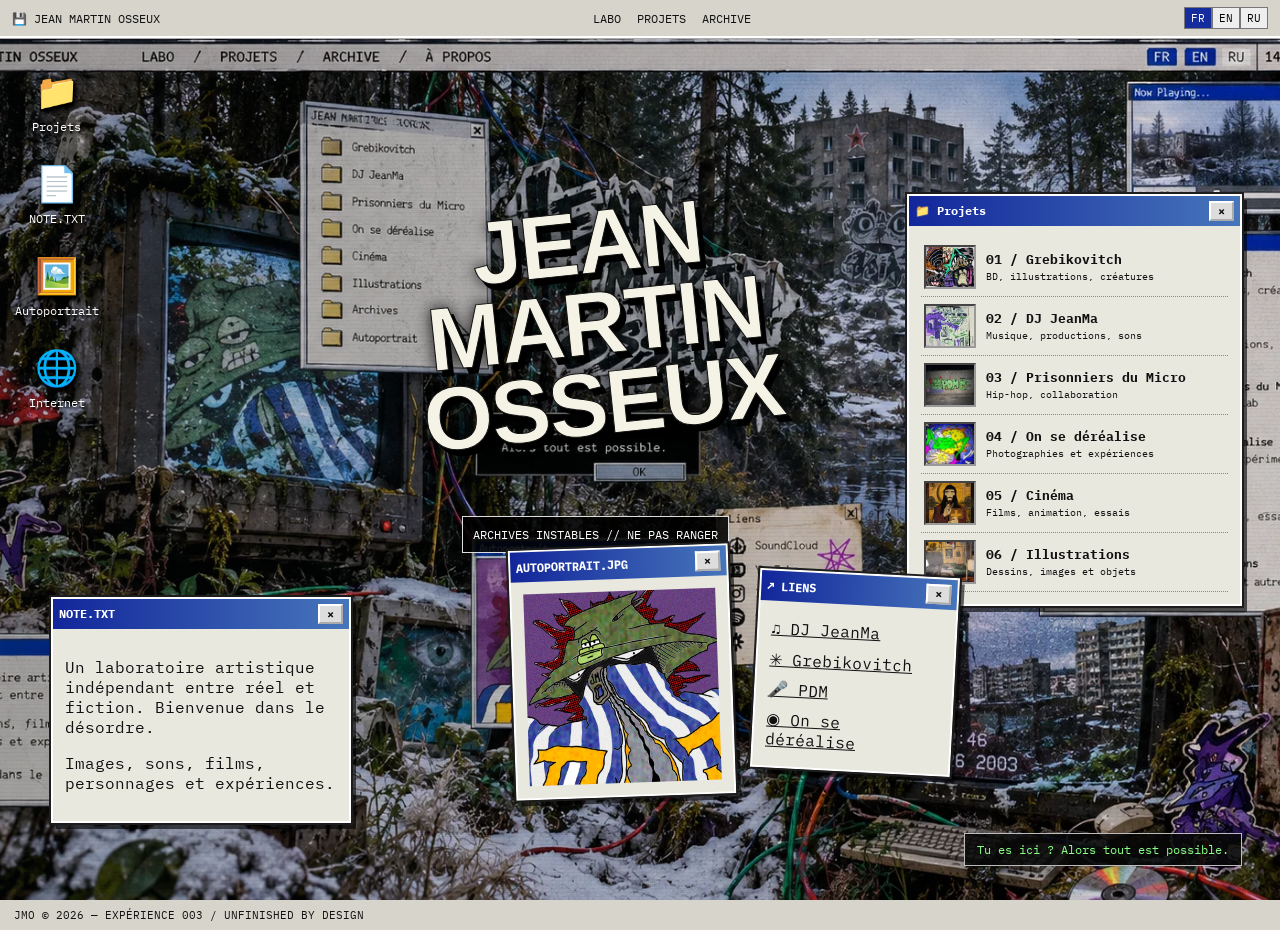
<file: index.html>
<!doctype html><html lang="fr"><head><meta charset="utf-8"><meta name="viewport" content="width=device-width,initial-scale=1"><meta name="description" content="Jean Martin Osseux — laboratoire artistique, musique, cinéma, bande dessinée, illustration et photographie."><title>Accueil — Bureau des anomalies</title><link rel="stylesheet" href="style.css"></head><body><header class="topbar"><a href="index.html">💾 JEAN MARTIN OSSEUX</a><nav><a href="index.html">LABO</a><a href="index.html#projets">PROJETS</a><a href="illustrations.html">ARCHIVE</a></nav><div><button data-lang="fr" class="active">FR</button><button data-lang="en">EN</button><button data-lang="ru">RU</button></div></header><main class="desktop"><div class="desk-icons"><button class="desk-icon" data-open="projects"><span>📁</span>Projets</button><button class="desk-icon" data-open="note"><span>📄</span>NOTE.TXT</button><button class="desk-icon" data-open="portrait"><span>🖼️</span>Autoportrait</button><button class="desk-icon" data-open="liens"><span>🌐</span>Internet</button></div><div class="greeting"><h1>JEAN<br>MARTIN<br>OSSEUX</h1><p>ARCHIVES INSTABLES // NE PAS RANGER</p></div><section class="window projects-window" id="projects"><div class="windowbar"><span>📁 <span data-i18n="folder">Projets</span></span><button data-close aria-label="Fermer">×</button></div><div class="windowbody"><a href="grebikovitch.html"><img src="images/grebik.webp" alt=""><span><strong>01 / Grebikovitch</strong><small>BD, illustrations, créatures</small></span></a><a href="dj-jeanma.html"><img src="images/dj.webp" alt=""><span><strong>02 / DJ JeanMa</strong><small>Musique, productions, sons</small></span></a><a href="prisonniers-du-micro.html"><img src="images/graffiti.webp" alt=""><span><strong>03 / Prisonniers du Micro</strong><small>Hip-hop, collaboration</small></span></a><a href="on-se-derealise.html"><img src="images/photo.webp" alt=""><span><strong>04 / On se déréalise</strong><small>Photographies et expériences</small></span></a><a href="cinema.html"><img src="images/cinema.webp" alt=""><span><strong>05 / Cinéma</strong><small>Films, animation, essais</small></span></a><a href="illustrations.html"><img src="images/dessin.webp" alt=""><span><strong>06 / Illustrations</strong><small>Dessins, images et objets</small></span></a></div></section><section class="window note-window" id="note"><div class="windowbar"><span>NOTE.TXT</span><button data-close aria-label="Fermer">×</button></div><div class="windowbody"><p data-i18n="intro">Un laboratoire artistique indépendant entre réel et fiction. Bienvenue dans le désordre.</p><p data-i18n="note">Images, sons, films, personnages et expériences.</p></div></section><section class="window portrait-window" id="portrait"><div class="windowbar"><span>AUTOPORTRAIT.JPG</span><button data-close aria-label="Fermer">×</button></div><div class="windowbody"><img src="images/autoportrait.webp" alt="Autoportrait illustré"></div></section><section class="window links-window" id="liens"><div class="windowbar"><span>↗ LIENS</span><button data-close aria-label="Fermer">×</button></div><div class="windowbody"><a href="https://linktr.ee/DJJeanMa" target="_blank" rel="noopener">♫ DJ JeanMa</a><a href="https://www.instagram.com/grebikovitch/" target="_blank" rel="noopener">✳ Grebikovitch</a><a href="https://www.instagram.com/prisonniers_du_micro/" target="_blank" rel="noopener">🎤 PDM</a><a href="https://www.instagram.com/onsederealise/" target="_blank" rel="noopener">◉ On se déréalise</a></div></section><button class="glitch" data-i18n="secret">Tu es ici ? Alors tout est possible.</button><div class="mobile-note">↑ Ouvre les dossiers, explore les fenêtres et cherche les secrets.</div></main><footer class="footer">JMO © 2026 — EXPÉRIENCE 003 / UNFINISHED BY DESIGN</footer><script src="script.js"></script></body></html>
</file>
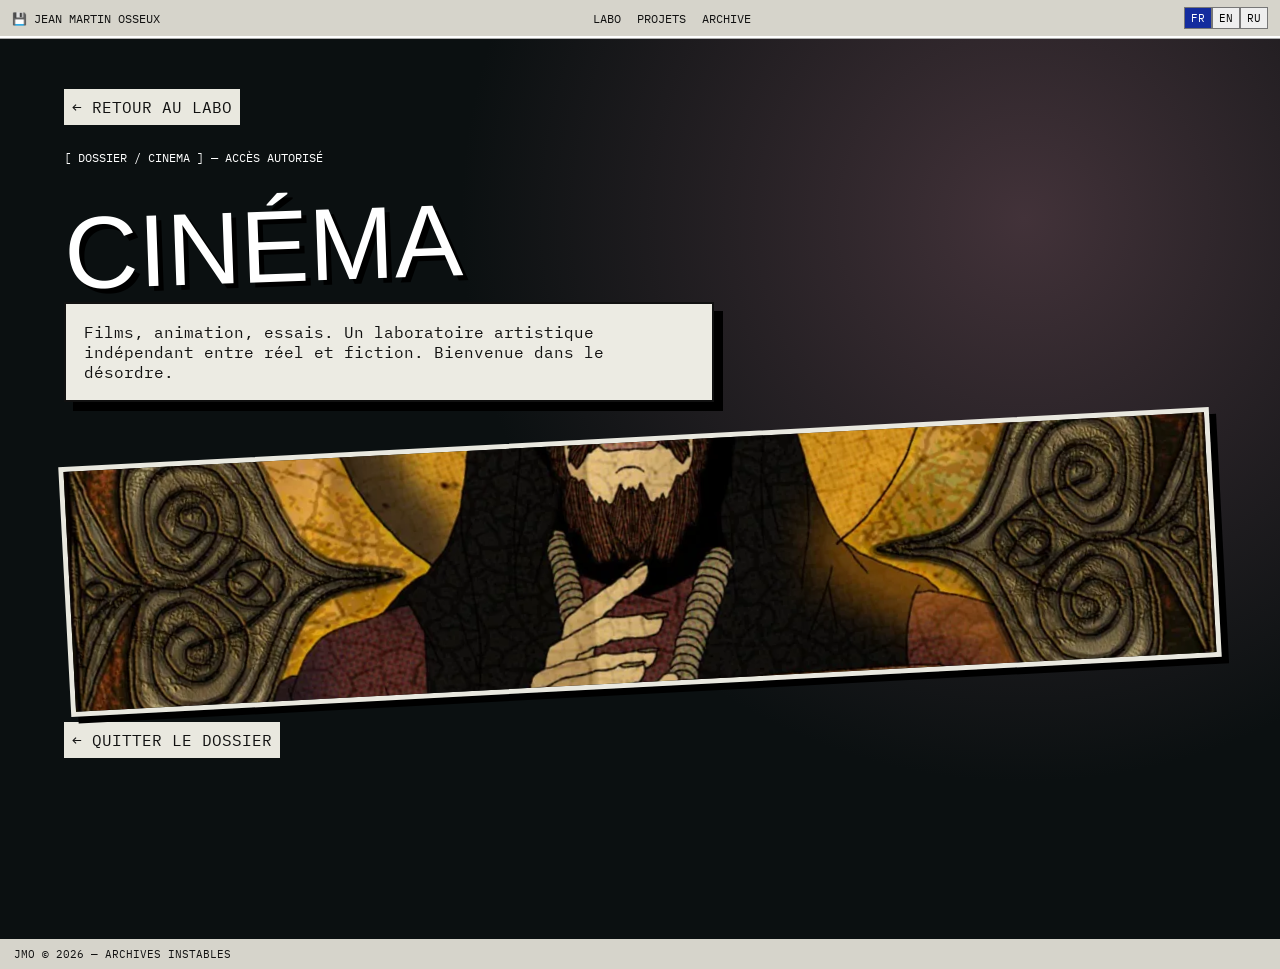
<file: cinema.html>
<!doctype html><html lang="fr"><head><meta charset="utf-8"><meta name="viewport" content="width=device-width,initial-scale=1"><meta name="description" content="Jean Martin Osseux — laboratoire artistique, musique, cinéma, bande dessinée, illustration et photographie."><title>Cinéma — Bureau des anomalies</title><link rel="stylesheet" href="style.css"></head><body><header class="topbar"><a href="index.html">💾 JEAN MARTIN OSSEUX</a><nav><a href="index.html">LABO</a><a href="index.html#projets">PROJETS</a><a href="illustrations.html">ARCHIVE</a></nav><div><button data-lang="fr" class="active">FR</button><button data-lang="en">EN</button><button data-lang="ru">RU</button></div></header><main class="page" style="--accent:#423239"><a class="back" href="index.html">← RETOUR AU LABO</a><div style="font-size:12px">[ DOSSIER / CINEMA ] — ACCÈS AUTORISÉ</div><h1>Cinéma</h1><div class="page-intro">Films, animation, essais. <span data-i18n="intro">Un laboratoire artistique indépendant entre réel et fiction. Bienvenue dans le désordre.</span></div><section class="gallery" aria-label="Galerie"><img src="images/cinema.webp" alt="Cinéma — archive 1" loading="lazy"></section><a class="back" href="index.html">← QUITTER LE DOSSIER</a></main><div class="overlay" role="dialog" aria-label="Image agrandie"><button aria-label="Fermer">FERMER ×</button><img alt="Image agrandie"></div><footer class="footer">JMO © 2026 — ARCHIVES INSTABLES</footer><script src="script.js"></script></body></html>
</file>
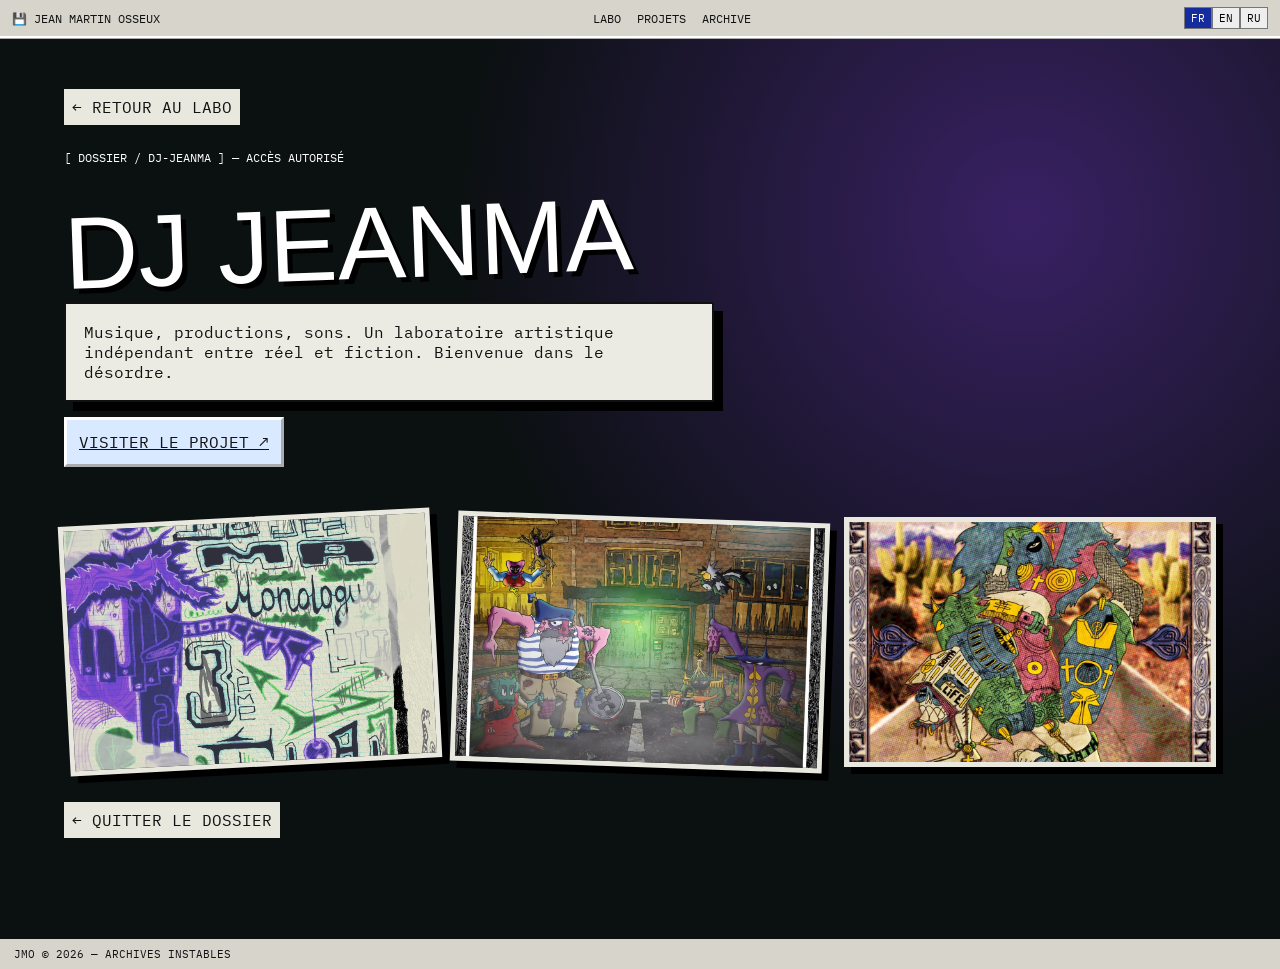
<file: dj-jeanma.html>
<!doctype html><html lang="fr"><head><meta charset="utf-8"><meta name="viewport" content="width=device-width,initial-scale=1"><meta name="description" content="Jean Martin Osseux — laboratoire artistique, musique, cinéma, bande dessinée, illustration et photographie."><title>DJ JeanMa — Bureau des anomalies</title><link rel="stylesheet" href="style.css"></head><body><header class="topbar"><a href="index.html">💾 JEAN MARTIN OSSEUX</a><nav><a href="index.html">LABO</a><a href="index.html#projets">PROJETS</a><a href="illustrations.html">ARCHIVE</a></nav><div><button data-lang="fr" class="active">FR</button><button data-lang="en">EN</button><button data-lang="ru">RU</button></div></header><main class="page" style="--accent:#392164"><a class="back" href="index.html">← RETOUR AU LABO</a><div style="font-size:12px">[ DOSSIER / DJ-JEANMA ] — ACCÈS AUTORISÉ</div><h1>DJ JeanMa</h1><div class="page-intro">Musique, productions, sons. <span data-i18n="intro">Un laboratoire artistique indépendant entre réel et fiction. Bienvenue dans le désordre.</span></div><a class="external" target="_blank" rel="noopener" href="https://linktr.ee/DJJeanMa">VISITER LE PROJET ↗</a><section class="gallery" aria-label="Galerie"><img src="images/dj.webp" alt="DJ JeanMa — archive 1" loading="lazy"><img src="images/bagarre.webp" alt="DJ JeanMa — archive 2" loading="lazy"><img src="images/pose.webp" alt="DJ JeanMa — archive 3" loading="lazy"></section><a class="back" href="index.html">← QUITTER LE DOSSIER</a></main><div class="overlay" role="dialog" aria-label="Image agrandie"><button aria-label="Fermer">FERMER ×</button><img alt="Image agrandie"></div><footer class="footer">JMO © 2026 — ARCHIVES INSTABLES</footer><script src="script.js"></script></body></html>
</file>
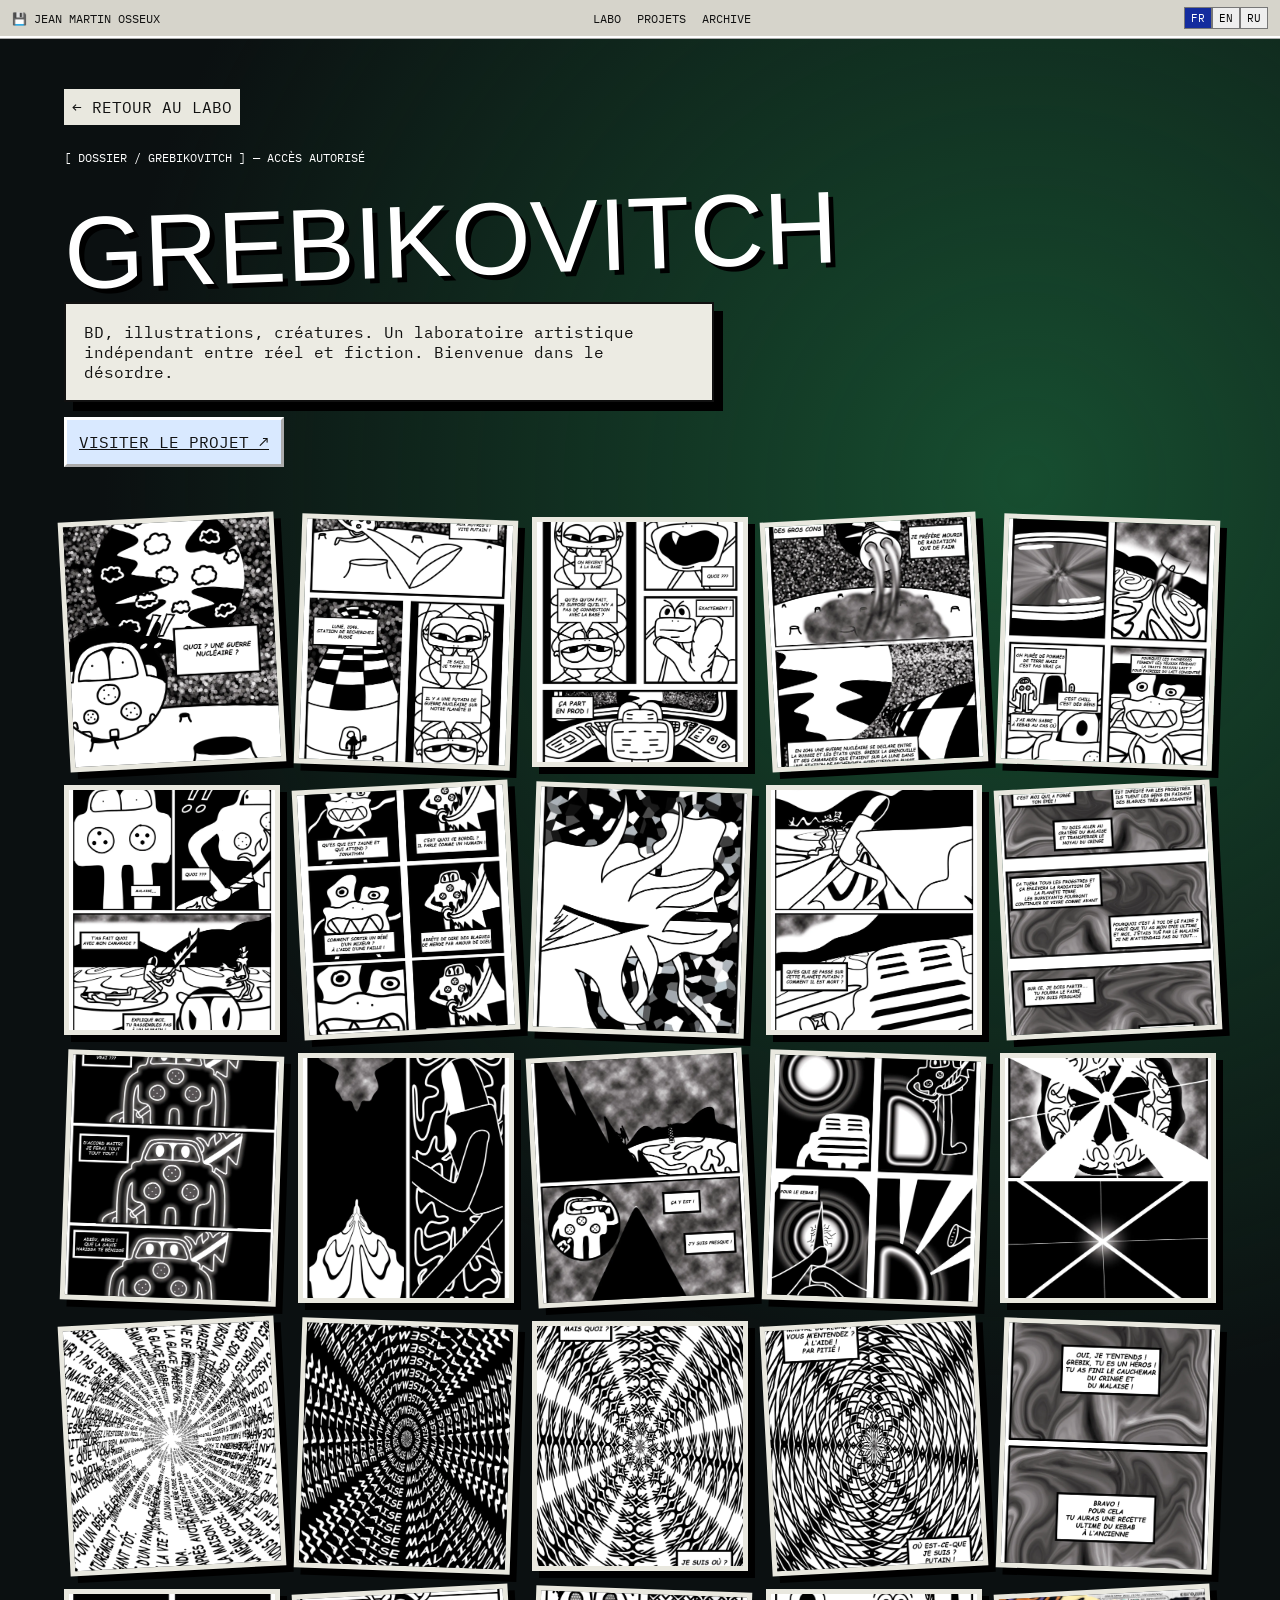
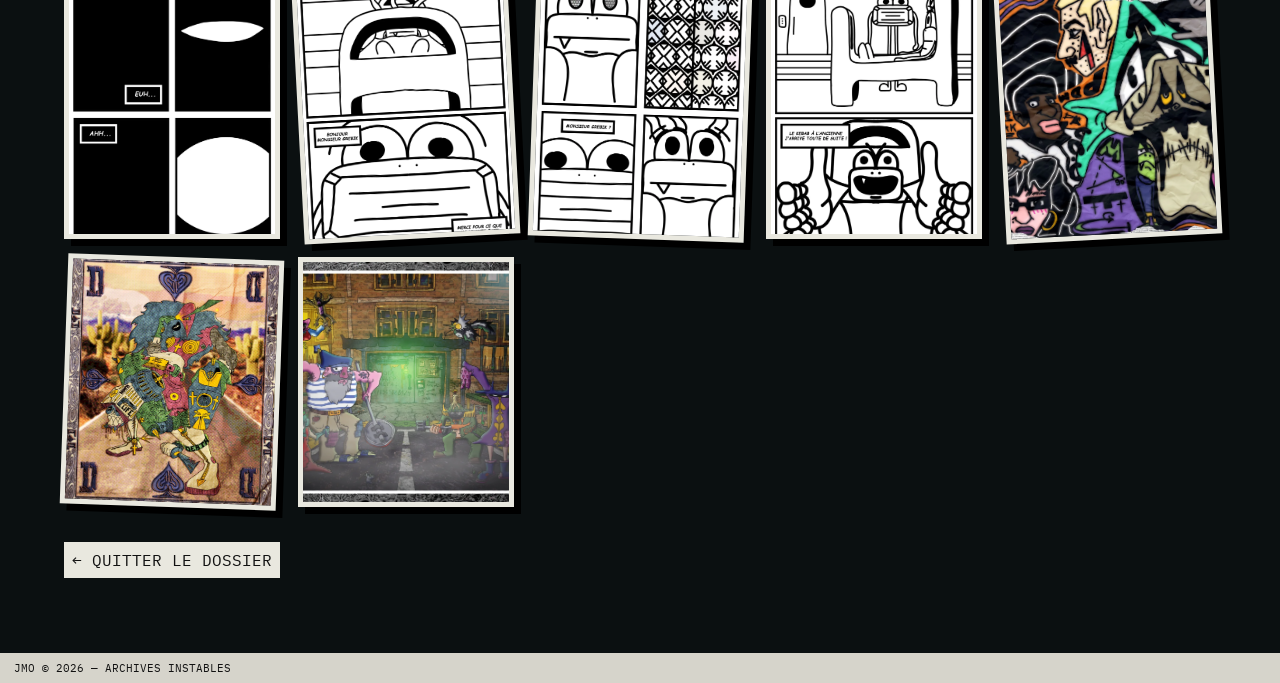
<file: grebikovitch.html>
<!doctype html><html lang="fr"><head><meta charset="utf-8"><meta name="viewport" content="width=device-width,initial-scale=1"><meta name="description" content="Jean Martin Osseux — laboratoire artistique, musique, cinéma, bande dessinée, illustration et photographie."><title>Grebikovitch — Bureau des anomalies</title><link rel="stylesheet" href="style.css"></head><body><header class="topbar"><a href="index.html">💾 JEAN MARTIN OSSEUX</a><nav><a href="index.html">LABO</a><a href="index.html#projets">PROJETS</a><a href="illustrations.html">ARCHIVE</a></nav><div><button data-lang="fr" class="active">FR</button><button data-lang="en">EN</button><button data-lang="ru">RU</button></div></header><main class="page" style="--accent:#174e30"><a class="back" href="index.html">← RETOUR AU LABO</a><div style="font-size:12px">[ DOSSIER / GREBIKOVITCH ] — ACCÈS AUTORISÉ</div><h1>Grebikovitch</h1><div class="page-intro">BD, illustrations, créatures. <span data-i18n="intro">Un laboratoire artistique indépendant entre réel et fiction. Bienvenue dans le désordre.</span></div><a class="external" target="_blank" rel="noopener" href="https://www.instagram.com/grebikovitch/">VISITER LE PROJET ↗</a><section class="gallery" aria-label="Galerie"><img src="images/bd_p1.webp" alt="Grebikovitch — archive 1" loading="lazy"><img src="images/bd_p2.webp" alt="Grebikovitch — archive 2" loading="lazy"><img src="images/bd_p3.webp" alt="Grebikovitch — archive 3" loading="lazy"><img src="images/bd_p4.webp" alt="Grebikovitch — archive 4" loading="lazy"><img src="images/bd_p5.webp" alt="Grebikovitch — archive 5" loading="lazy"><img src="images/bd_p6.webp" alt="Grebikovitch — archive 6" loading="lazy"><img src="images/bd_p7.webp" alt="Grebikovitch — archive 7" loading="lazy"><img src="images/bd_p8.webp" alt="Grebikovitch — archive 8" loading="lazy"><img src="images/bd_p9.webp" alt="Grebikovitch — archive 9" loading="lazy"><img src="images/bd_p10.webp" alt="Grebikovitch — archive 10" loading="lazy"><img src="images/bd_p11.webp" alt="Grebikovitch — archive 11" loading="lazy"><img src="images/bd_p12.webp" alt="Grebikovitch — archive 12" loading="lazy"><img src="images/bd_p13.webp" alt="Grebikovitch — archive 13" loading="lazy"><img src="images/bd_p14.webp" alt="Grebikovitch — archive 14" loading="lazy"><img src="images/bd_p15.webp" alt="Grebikovitch — archive 15" loading="lazy"><img src="images/bd_p16.webp" alt="Grebikovitch — archive 16" loading="lazy"><img src="images/bd_p17.webp" alt="Grebikovitch — archive 17" loading="lazy"><img src="images/bd_p18.webp" alt="Grebikovitch — archive 18" loading="lazy"><img src="images/bd_p19.webp" alt="Grebikovitch — archive 19" loading="lazy"><img src="images/bd_p20.webp" alt="Grebikovitch — archive 20" loading="lazy"><img src="images/bd_p21.webp" alt="Grebikovitch — archive 21" loading="lazy"><img src="images/bd_p22.webp" alt="Grebikovitch — archive 22" loading="lazy"><img src="images/bd_p23.webp" alt="Grebikovitch — archive 23" loading="lazy"><img src="images/bd_p24.webp" alt="Grebikovitch — archive 24" loading="lazy"><img src="images/grebik.webp" alt="Grebikovitch — archive 25" loading="lazy"><img src="images/pose.webp" alt="Grebikovitch — archive 26" loading="lazy"><img src="images/bagarre.webp" alt="Grebikovitch — archive 27" loading="lazy"></section><a class="back" href="index.html">← QUITTER LE DOSSIER</a></main><div class="overlay" role="dialog" aria-label="Image agrandie"><button aria-label="Fermer">FERMER ×</button><img alt="Image agrandie"></div><footer class="footer">JMO © 2026 — ARCHIVES INSTABLES</footer><script src="script.js"></script></body></html>
</file>
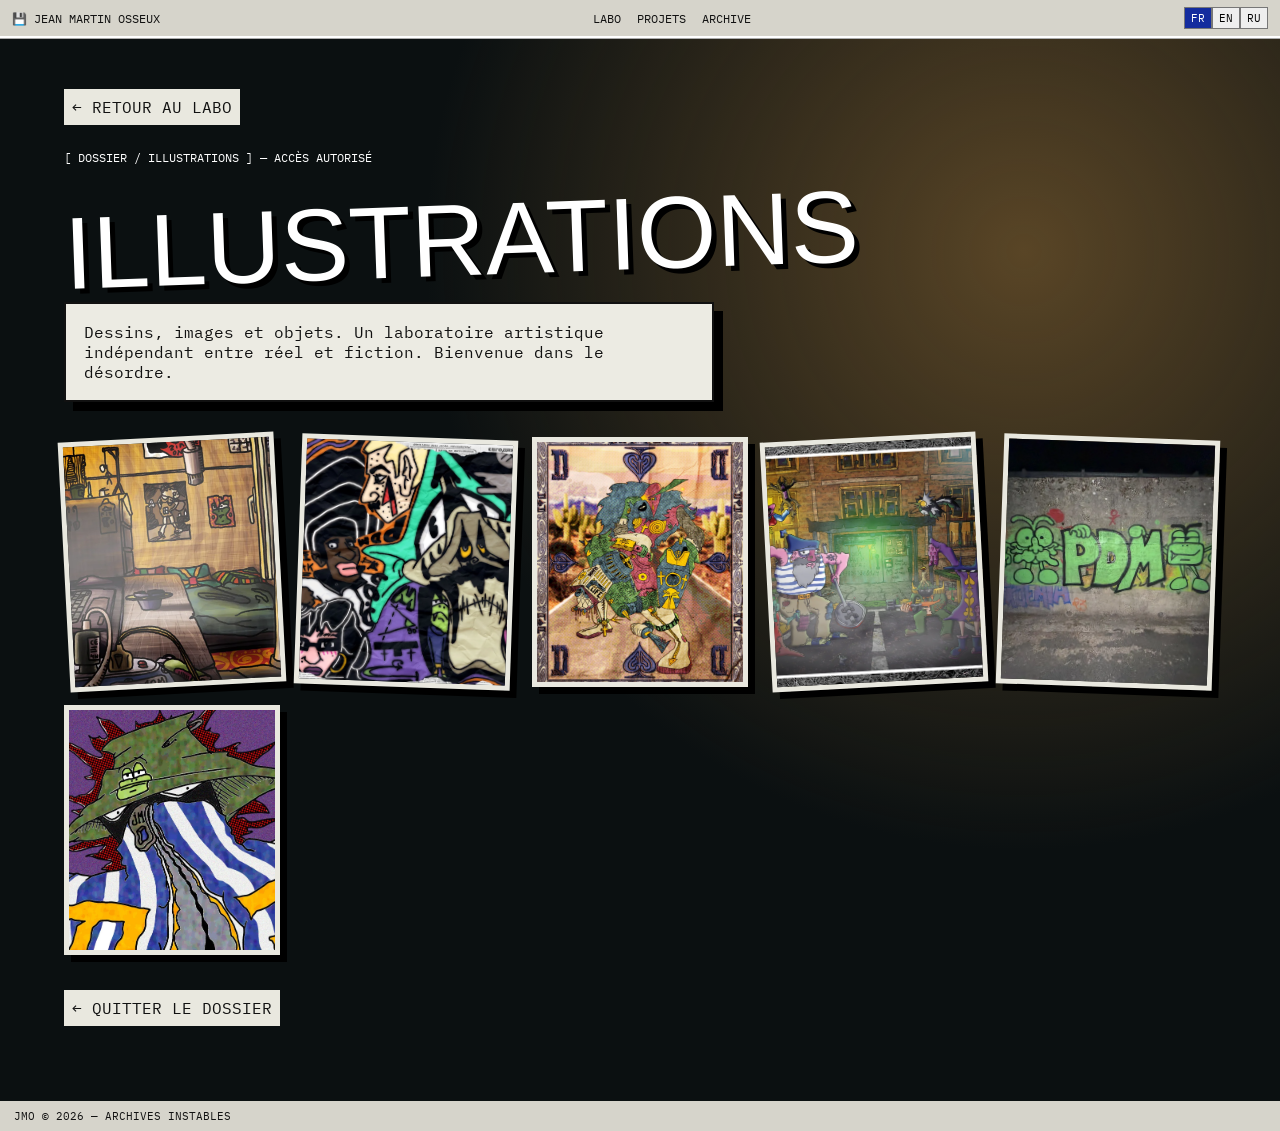
<file: illustrations.html>
<!doctype html><html lang="fr"><head><meta charset="utf-8"><meta name="viewport" content="width=device-width,initial-scale=1"><meta name="description" content="Jean Martin Osseux — laboratoire artistique, musique, cinéma, bande dessinée, illustration et photographie."><title>Illustrations — Bureau des anomalies</title><link rel="stylesheet" href="style.css"></head><body><header class="topbar"><a href="index.html">💾 JEAN MARTIN OSSEUX</a><nav><a href="index.html">LABO</a><a href="index.html#projets">PROJETS</a><a href="illustrations.html">ARCHIVE</a></nav><div><button data-lang="fr" class="active">FR</button><button data-lang="en">EN</button><button data-lang="ru">RU</button></div></header><main class="page" style="--accent:#594526"><a class="back" href="index.html">← RETOUR AU LABO</a><div style="font-size:12px">[ DOSSIER / ILLUSTRATIONS ] — ACCÈS AUTORISÉ</div><h1>Illustrations</h1><div class="page-intro">Dessins, images et objets. <span data-i18n="intro">Un laboratoire artistique indépendant entre réel et fiction. Bienvenue dans le désordre.</span></div><section class="gallery" aria-label="Galerie"><img src="images/dessin.webp" alt="Illustrations — archive 1" loading="lazy"><img src="images/grebik.webp" alt="Illustrations — archive 2" loading="lazy"><img src="images/pose.webp" alt="Illustrations — archive 3" loading="lazy"><img src="images/bagarre.webp" alt="Illustrations — archive 4" loading="lazy"><img src="images/graffiti.webp" alt="Illustrations — archive 5" loading="lazy"><img src="images/autoportrait.webp" alt="Illustrations — archive 6" loading="lazy"></section><a class="back" href="index.html">← QUITTER LE DOSSIER</a></main><div class="overlay" role="dialog" aria-label="Image agrandie"><button aria-label="Fermer">FERMER ×</button><img alt="Image agrandie"></div><footer class="footer">JMO © 2026 — ARCHIVES INSTABLES</footer><script src="script.js"></script></body></html>
</file>
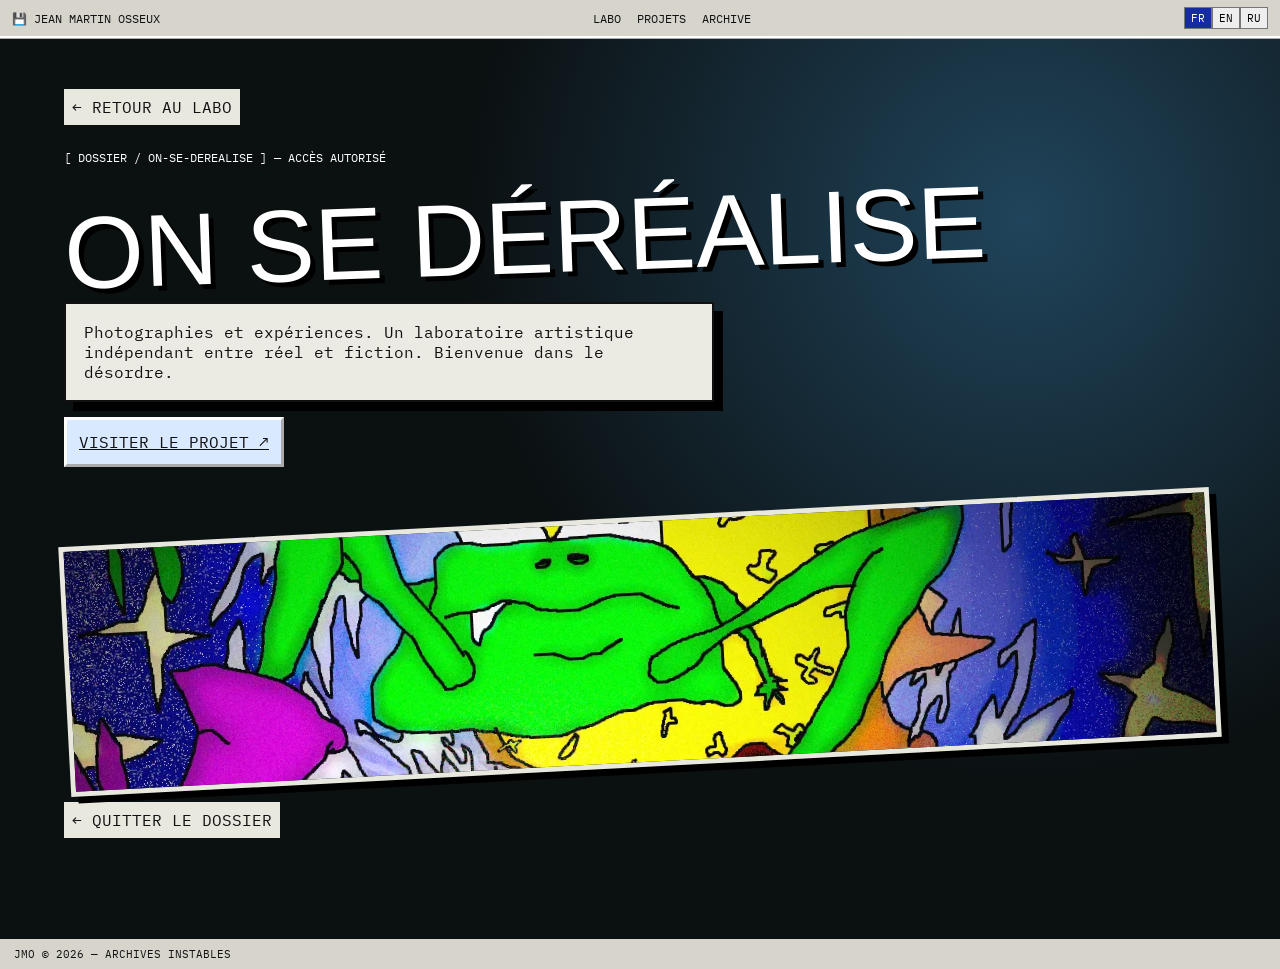
<file: on-se-derealise.html>
<!doctype html><html lang="fr"><head><meta charset="utf-8"><meta name="viewport" content="width=device-width,initial-scale=1"><meta name="description" content="Jean Martin Osseux — laboratoire artistique, musique, cinéma, bande dessinée, illustration et photographie."><title>On se déréalise — Bureau des anomalies</title><link rel="stylesheet" href="style.css"></head><body><header class="topbar"><a href="index.html">💾 JEAN MARTIN OSSEUX</a><nav><a href="index.html">LABO</a><a href="index.html#projets">PROJETS</a><a href="illustrations.html">ARCHIVE</a></nav><div><button data-lang="fr" class="active">FR</button><button data-lang="en">EN</button><button data-lang="ru">RU</button></div></header><main class="page" style="--accent:#20445b"><a class="back" href="index.html">← RETOUR AU LABO</a><div style="font-size:12px">[ DOSSIER / ON-SE-DEREALISE ] — ACCÈS AUTORISÉ</div><h1>On se déréalise</h1><div class="page-intro">Photographies et expériences. <span data-i18n="intro">Un laboratoire artistique indépendant entre réel et fiction. Bienvenue dans le désordre.</span></div><a class="external" target="_blank" rel="noopener" href="https://www.instagram.com/onsederealise/">VISITER LE PROJET ↗</a><section class="gallery" aria-label="Galerie"><img src="images/photo.webp" alt="On se déréalise — archive 1" loading="lazy"></section><a class="back" href="index.html">← QUITTER LE DOSSIER</a></main><div class="overlay" role="dialog" aria-label="Image agrandie"><button aria-label="Fermer">FERMER ×</button><img alt="Image agrandie"></div><footer class="footer">JMO © 2026 — ARCHIVES INSTABLES</footer><script src="script.js"></script></body></html>
</file>
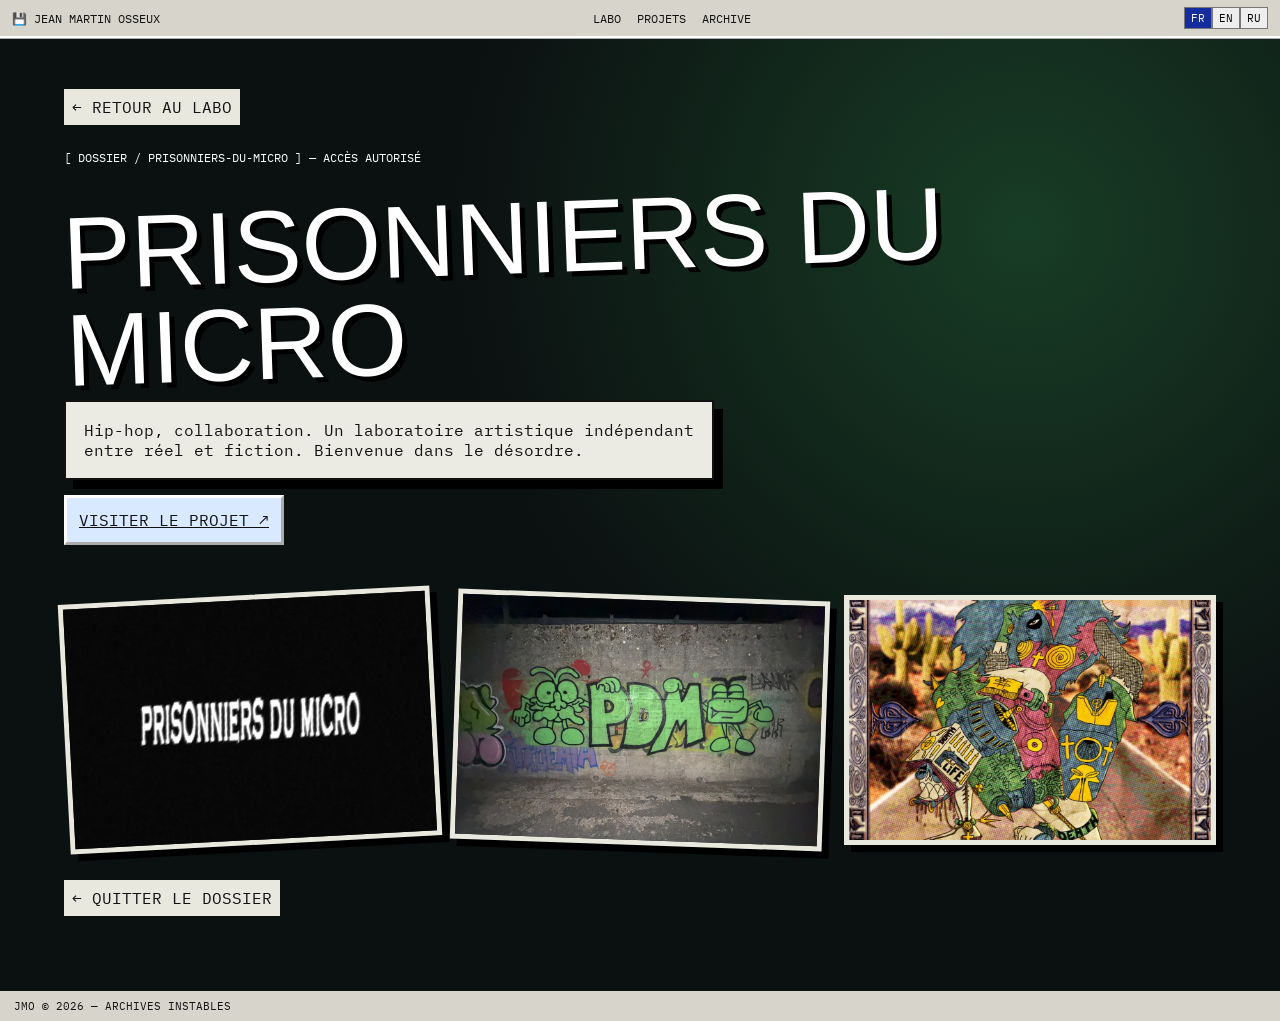
<file: prisonniers-du-micro.html>
<!doctype html><html lang="fr"><head><meta charset="utf-8"><meta name="viewport" content="width=device-width,initial-scale=1"><meta name="description" content="Jean Martin Osseux — laboratoire artistique, musique, cinéma, bande dessinée, illustration et photographie."><title>Prisonniers du Micro — Bureau des anomalies</title><link rel="stylesheet" href="style.css"></head><body><header class="topbar"><a href="index.html">💾 JEAN MARTIN OSSEUX</a><nav><a href="index.html">LABO</a><a href="index.html#projets">PROJETS</a><a href="illustrations.html">ARCHIVE</a></nav><div><button data-lang="fr" class="active">FR</button><button data-lang="en">EN</button><button data-lang="ru">RU</button></div></header><main class="page" style="--accent:#183d25"><a class="back" href="index.html">← RETOUR AU LABO</a><div style="font-size:12px">[ DOSSIER / PRISONNIERS-DU-MICRO ] — ACCÈS AUTORISÉ</div><h1>Prisonniers du Micro</h1><div class="page-intro">Hip-hop, collaboration. <span data-i18n="intro">Un laboratoire artistique indépendant entre réel et fiction. Bienvenue dans le désordre.</span></div><a class="external" target="_blank" rel="noopener" href="https://www.instagram.com/prisonniers_du_micro/">VISITER LE PROJET ↗</a><section class="gallery" aria-label="Galerie"><img src="images/pdm.webp" alt="Prisonniers du Micro — archive 1" loading="lazy"><img src="images/graffiti.webp" alt="Prisonniers du Micro — archive 2" loading="lazy"><img src="images/pose.webp" alt="Prisonniers du Micro — archive 3" loading="lazy"></section><a class="back" href="index.html">← QUITTER LE DOSSIER</a></main><div class="overlay" role="dialog" aria-label="Image agrandie"><button aria-label="Fermer">FERMER ×</button><img alt="Image agrandie"></div><footer class="footer">JMO © 2026 — ARCHIVES INSTABLES</footer><script src="script.js"></script></body></html>
</file>
<file: style.css>
@import url('https://fonts.googleapis.com/css2?family=IBM+Plex+Mono:wght@400;600&display=swap');
:root{--blue:#142c9e;--light:#ecebe3;--ink:#121212}*{box-sizing:border-box}html{scroll-behavior:smooth}body{margin:0;background:#0b1011;color:white;font-family:'IBM Plex Mono',monospace}button,a{font:inherit}a{color:inherit}button{cursor:pointer}.topbar{height:39px;background:#d6d4cb;color:#111;border-bottom:3px ridge white;display:flex;align-items:center;justify-content:space-between;gap:10px;padding:0 12px;font-size:12px;position:sticky;top:0;z-index:30}.topbar a{text-decoration:none}.topbar nav{display:flex;gap:16px}.topbar button{background:#eee;border:1px solid #777;font-size:11px;padding:3px 6px}.topbar button.active{background:var(--blue);color:white}.desktop{min-height:calc(100vh - 39px);position:relative;background:linear-gradient(90deg,rgba(4,9,10,.25),rgba(0,0,0,.05)),url('images/foret.webp') center top/cover no-repeat;overflow:hidden}.desktop:after{content:'';position:absolute;inset:0;pointer-events:none;background:repeating-linear-gradient(0deg,transparent 0 3px,#0001 4px);z-index:1}.desk-icons{position:absolute;left:15px;top:28px;display:grid;gap:24px;z-index:4}.desk-icon{width:83px;border:0;background:transparent;color:#fff;text-shadow:1px 2px 3px #000;display:flex;flex-direction:column;align-items:center;gap:5px;font-size:12px}.desk-icon span{font-size:35px;filter:drop-shadow(2px 3px 2px #000)}.desk-icon:hover{background:#ffffff44}.window{position:absolute;z-index:5;background:#e9e8df;color:#101010;border:2px solid #fff;outline:2px solid #1d1d1d;box-shadow:5px 6px 0 #0009;min-width:200px}.window.hidden{display:none}.windowbar{background:linear-gradient(90deg,#12269b,#4776bb);color:white;padding:5px 6px;display:flex;align-items:center;justify-content:space-between;font-size:12px;font-weight:bold;touch-action:none}.windowbar button{font-weight:bold;line-height:1;padding:2px 7px;background:#ddd;border:2px outset white;color:#111}.windowbody{padding:12px}.projects-window{right:3%;top:18%;width:335px}.projects-window a{display:flex;gap:10px;align-items:center;padding:7px 3px;color:#111;text-decoration:none;border-bottom:1px dotted #888;font-size:12px}.projects-window a:hover{background:#b5c5f5}.projects-window img{width:52px;height:44px;object-fit:cover;border:2px inset #999}.projects-window strong{display:block;font-size:13px}.projects-window small{font-size:10px}.note-window{left:4%;bottom:9%;width:300px}.portrait-window{left:40%;bottom:12%;width:220px;transform:rotate(-2deg)}.portrait-window img{width:100%;display:block}.links-window{left:59%;top:62%;width:185px;transform:rotate(3deg)}.links-window a{display:block;padding:5px 0;color:#111}.greeting{position:absolute;z-index:3;top:12%;left:24%;width:45%;text-align:center;pointer-events:none}.greeting h1{font-family:Impact,'Arial Black',sans-serif;font-size:clamp(38px,7vw,110px);line-height:.9;letter-spacing:-2px;transform:rotate(-6deg);color:#f5f3e6;text-shadow:5px 7px 0 #000,0 0 16px #000;-webkit-text-stroke:1px #111}.greeting p{display:inline-block;background:#000d;border:1px solid #ddd;padding:10px;font-size:12px}.glitch{position:absolute;bottom:4%;right:3%;z-index:4;background:#070707dd;color:#8aff88;border:1px solid #bcbcbc;padding:8px 12px;font-size:12px}.glitch:hover{color:#ff00ed}.footer{background:#d6d4cb;color:#111;padding:8px 14px;font-size:11px}.page{min-height:100vh;padding:50px max(5vw,20px);background:radial-gradient(circle at 80% 20%,var(--accent,#243b42),transparent 45%),#0b1011}.page h1{font:clamp(44px,8vw,110px)/.95 Impact,'Arial Black',sans-serif;text-transform:uppercase;margin:20px 0;transform:rotate(-2deg);text-shadow:5px 5px 0 #000}.page-intro{max-width:650px;background:#ecebe3;color:#111;padding:18px;box-shadow:9px 9px 0 #000;border:2px solid #111}.gallery{display:grid;grid-template-columns:repeat(auto-fit,minmax(180px,1fr));gap:18px;margin:35px 0}.gallery img{width:100%;height:250px;object-fit:cover;border:5px solid #e9e8df;box-shadow:7px 7px 0 #000;cursor:zoom-in;transition:transform .2s}.gallery img:nth-child(3n+1){transform:rotate(-3deg)}.gallery img:nth-child(3n+2){transform:rotate(2deg)}.gallery img:hover{transform:scale(1.06);z-index:2;position:relative}.external{display:inline-block;background:#d9e9ff;color:#111;padding:12px;margin:15px 0;border:3px outset white}.back{display:inline-block;margin-bottom:25px;background:#e9e8df;color:#111;padding:8px;text-decoration:none}.overlay{position:fixed;inset:0;z-index:80;background:#000e;display:none;align-items:center;justify-content:center;padding:30px}.overlay.show{display:flex}.overlay img{max-width:95vw;max-height:85vh;object-fit:contain}.overlay button{position:absolute;right:15px;top:15px;padding:8px 14px}.mobile-note{display:none}@media(max-width:700px){.topbar{font-size:10px;padding:4px 6px;height:auto;min-height:42px;flex-wrap:wrap}.topbar nav{gap:7px}.desktop{background-position:center top;background-size:auto 680px;background-color:#111;min-height:unset;padding:360px 12px 35px;display:flex;flex-direction:column;gap:18px}.desk-icons{top:16px;left:8px;gap:9px}.desk-icon{width:64px;font-size:10px}.desk-icon span{font-size:25px}.greeting{top:35px;left:24%;width:72%}.greeting h1{font-size:clamp(29px,9vw,58px)}.greeting p{font-size:9px}.window{position:relative!important;left:auto!important;right:auto!important;top:auto!important;bottom:auto!important;width:100%!important;transform:none!important;max-width:480px;margin:0 auto}.note-window{order:3}.projects-window{order:1}.portrait-window{order:2}.links-window{order:4}.glitch{position:relative;order:5;bottom:auto;right:auto;text-align:center}.mobile-note{display:block;font-size:11px;color:#ddd;text-align:center}.gallery{grid-template-columns:repeat(2,minmax(0,1fr));gap:12px}.gallery img{height:180px}.page{padding:24px 15px}}@media(prefers-reduced-motion:reduce){*{scroll-behavior:auto!important;transition:none!important}}
</file>
